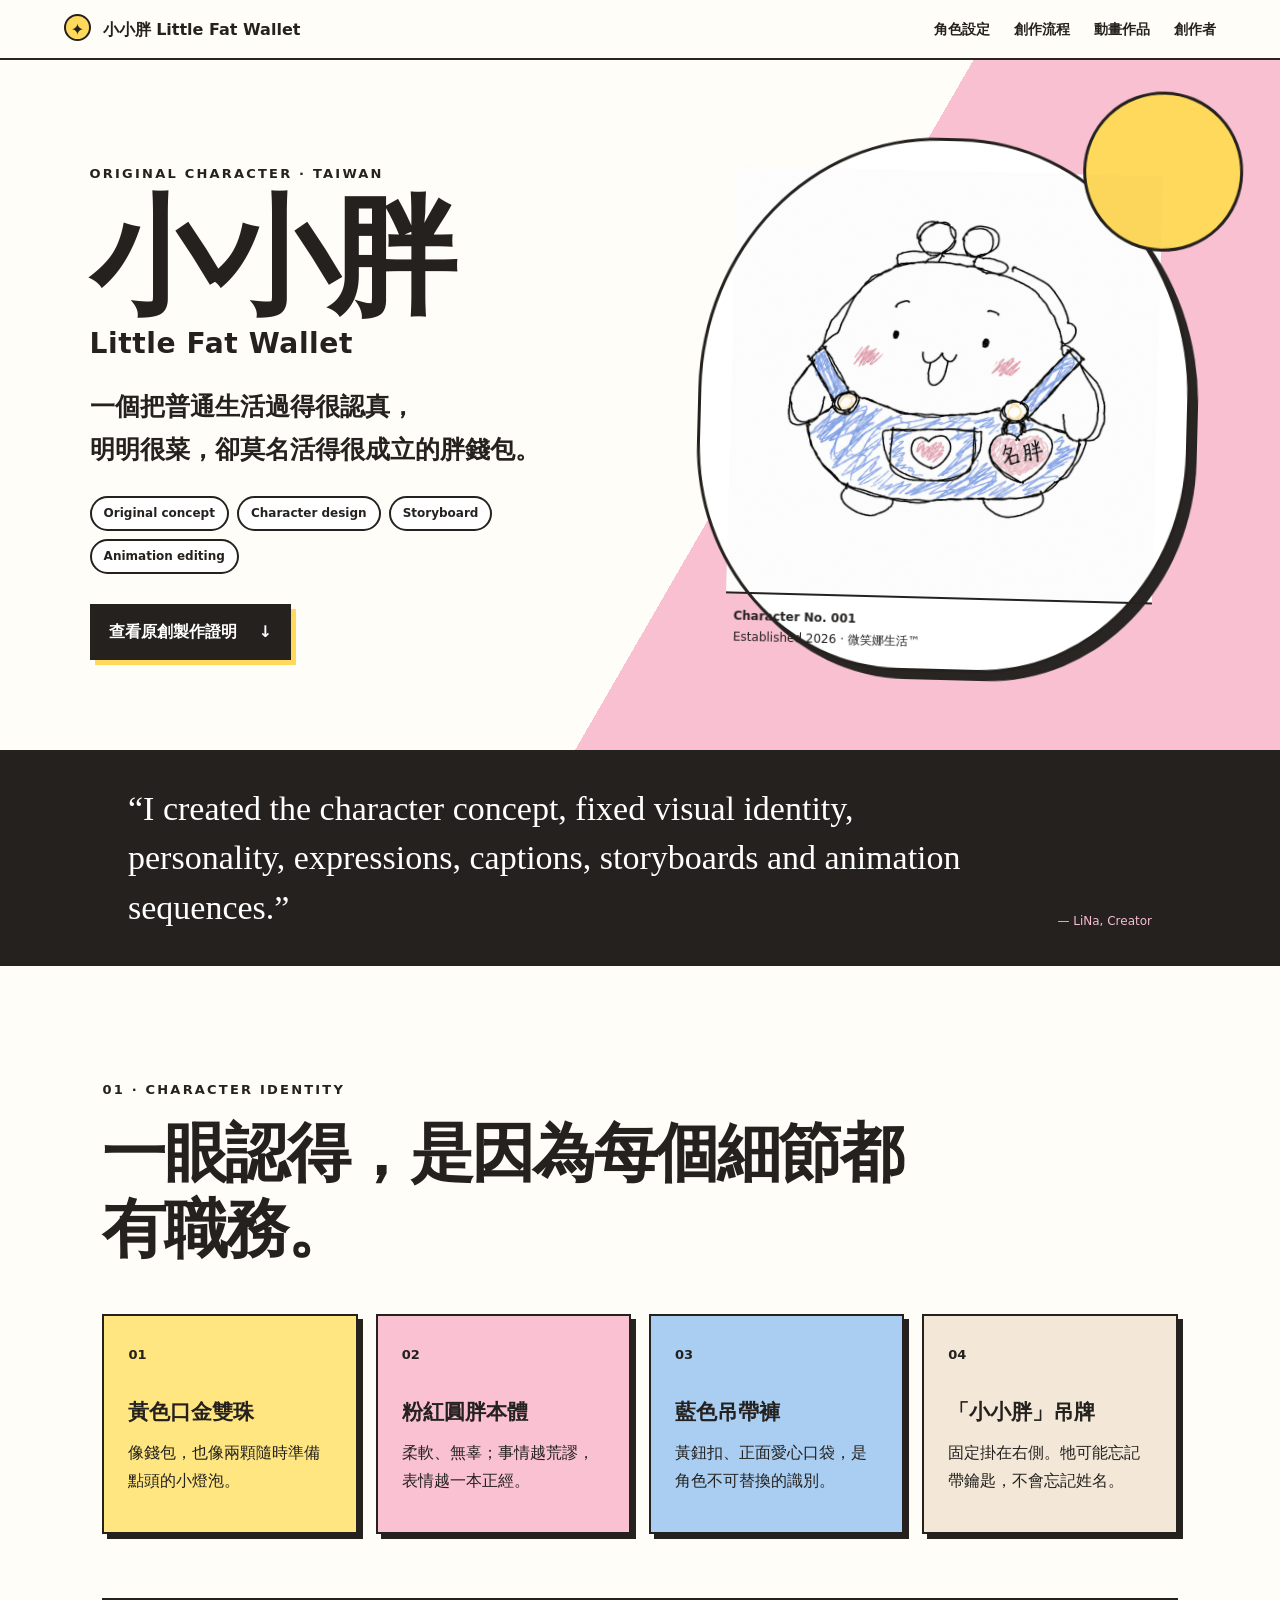
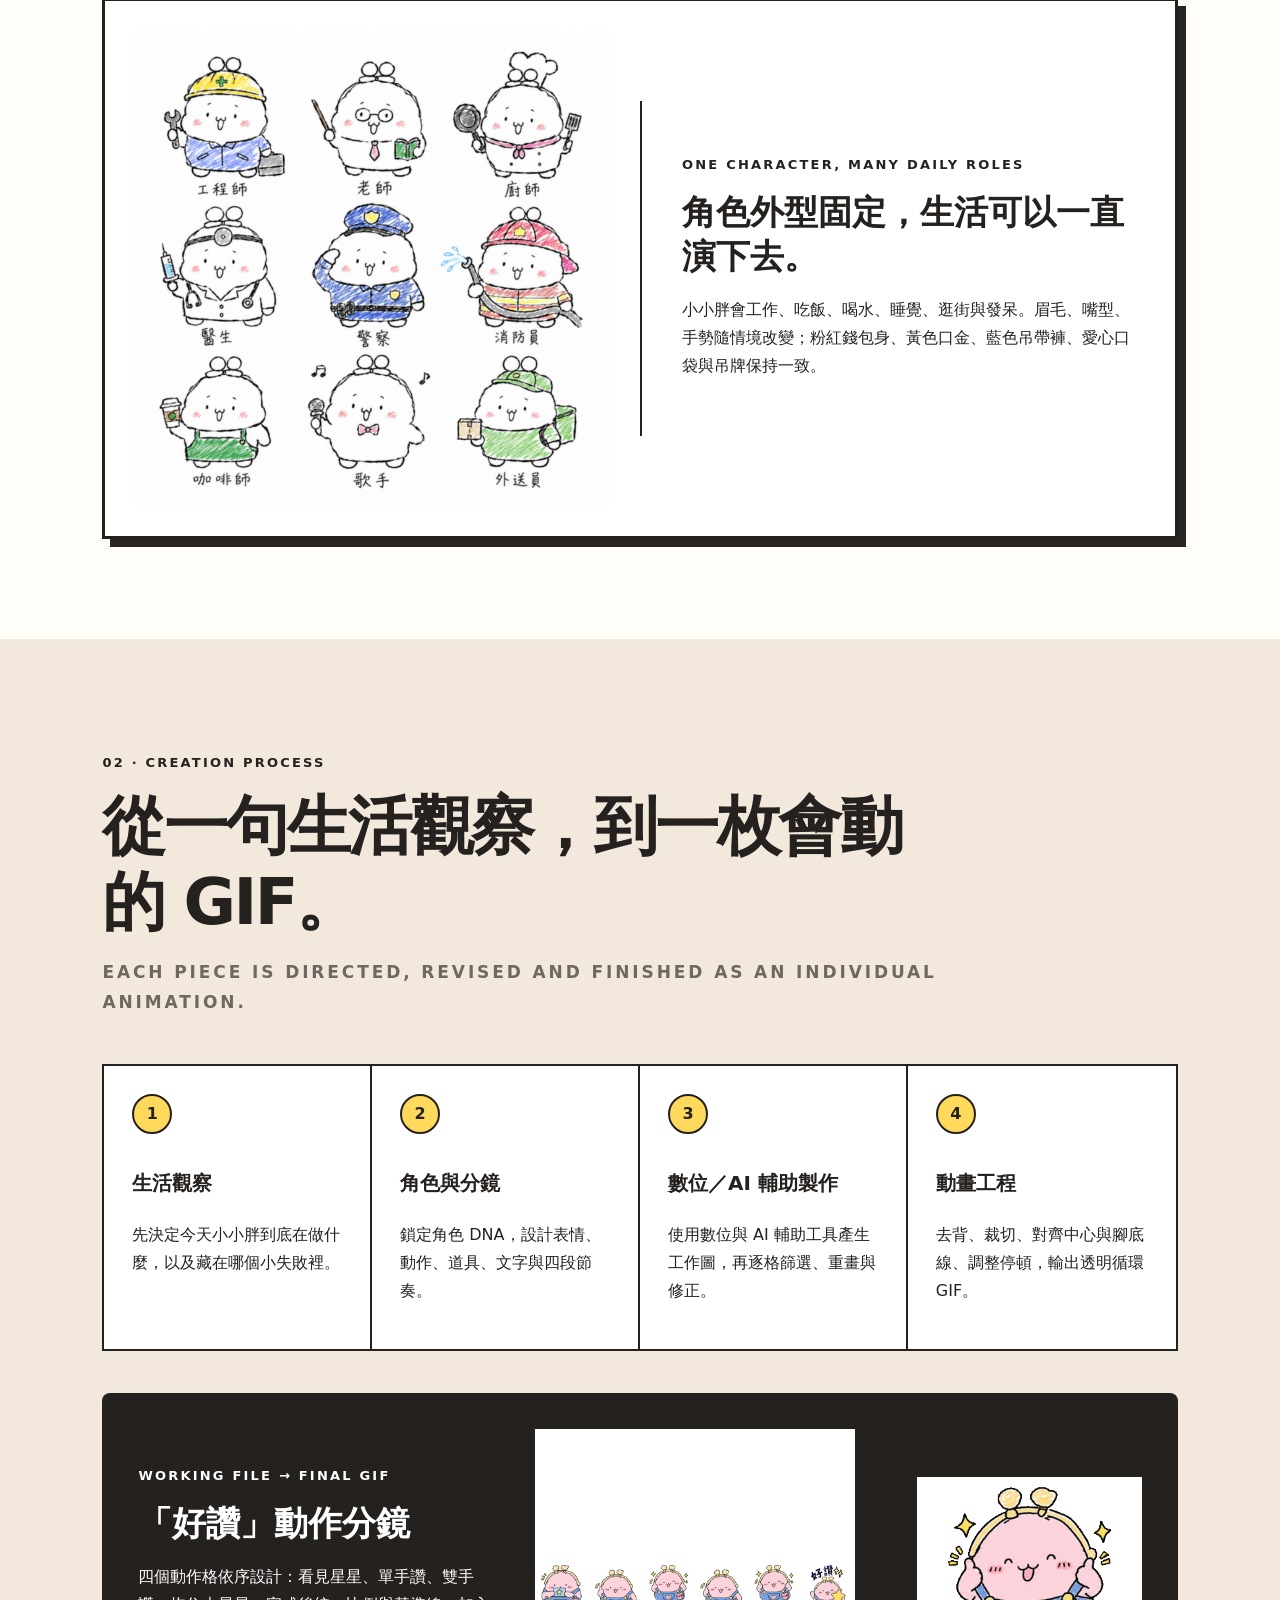
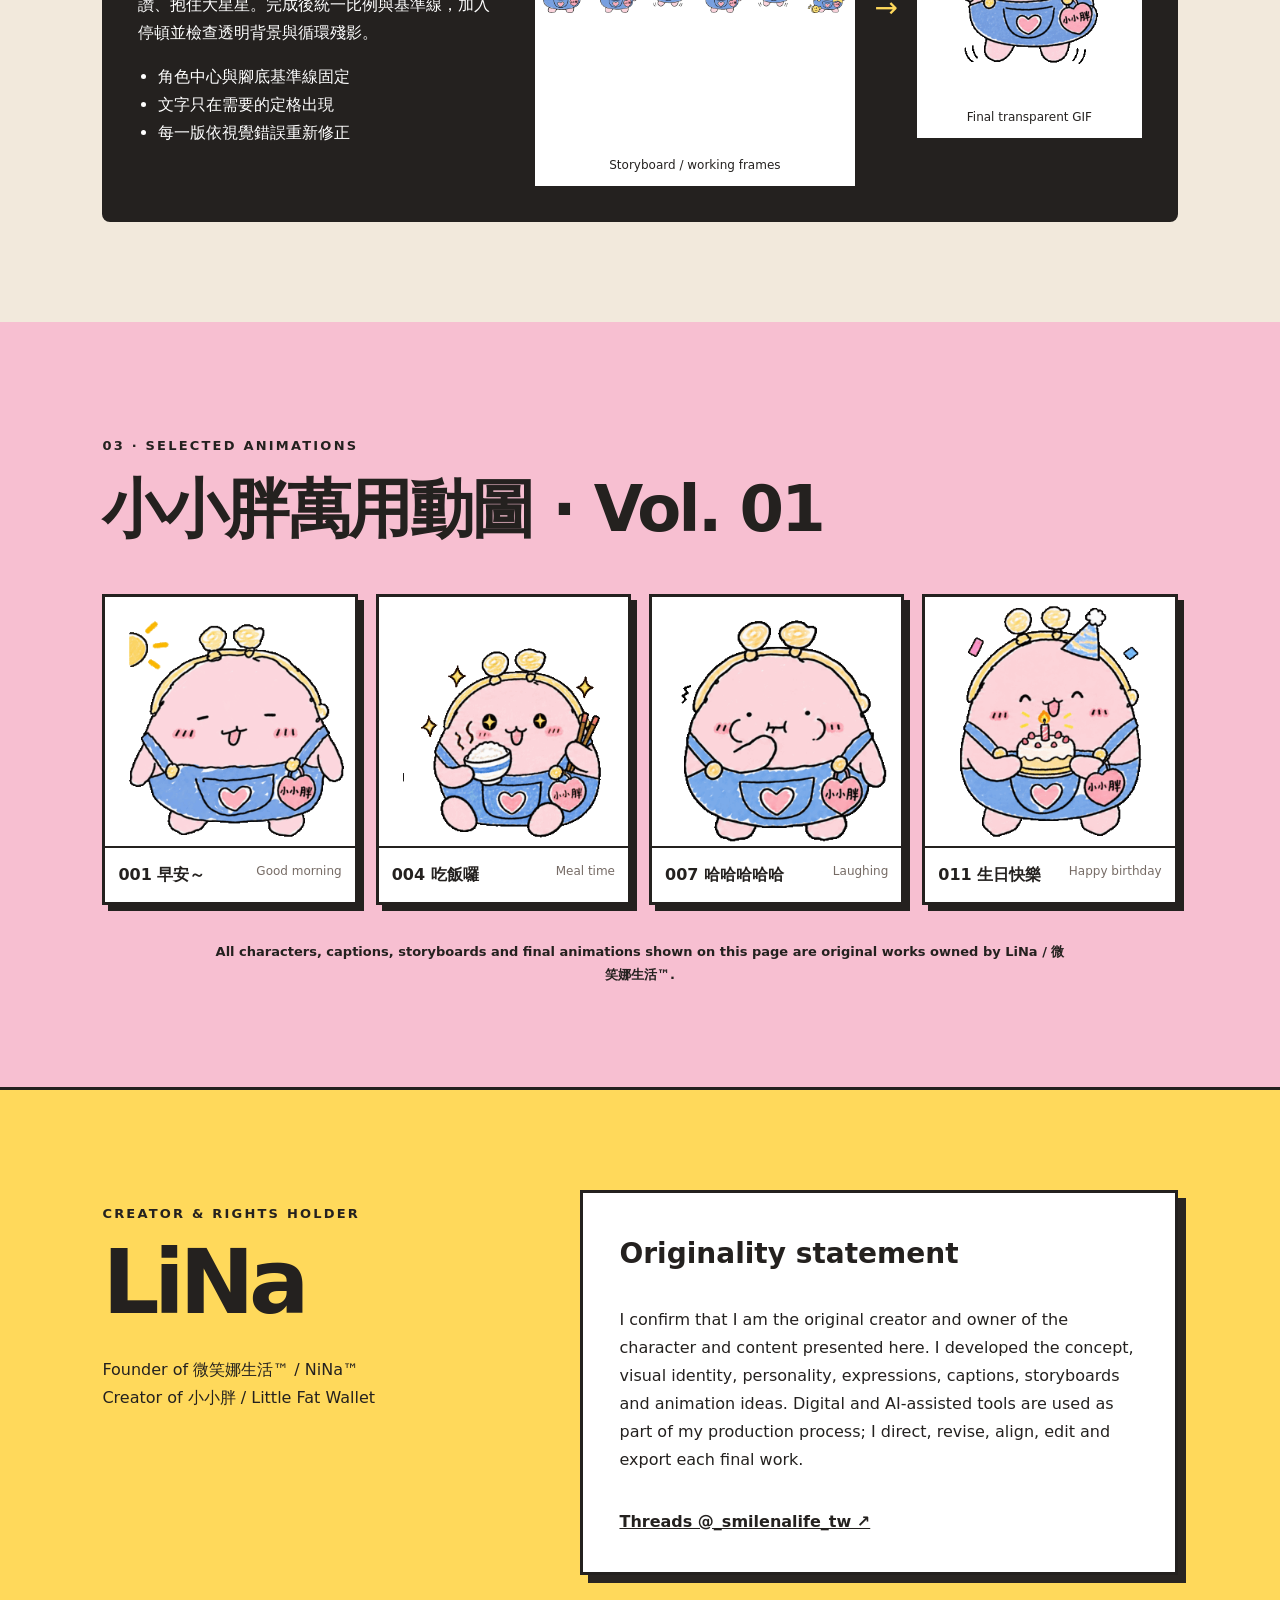
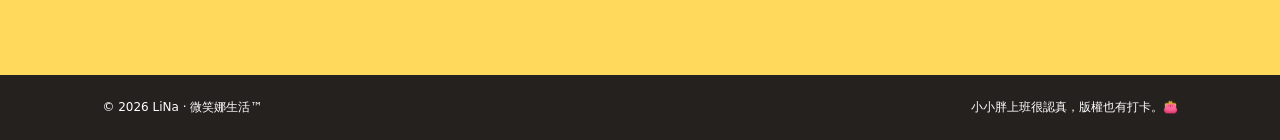
<file: index.html>
<!doctype html>
<html lang="zh-Hant">
<head>
  <meta charset="utf-8">
  <meta name="viewport" content="width=device-width,initial-scale=1">
  <meta name="description" content="小小胖 Little Fat Wallet 原創角色作品集：角色設定、創作流程、工作稿與動畫作品。">
  <title>小小胖｜Original Character Portfolio</title>
  <link rel="stylesheet" href="styles.css">
</head>
<body>
  <header class="topbar">
    <a class="brand" href="#top" aria-label="回到首頁"><span class="coin">✦</span> 小小胖 Little Fat Wallet</a>
    <nav aria-label="頁面導覽">
      <a href="#identity">角色設定</a><a href="#process">創作流程</a><a href="#works">動畫作品</a><a href="#creator">創作者</a>
    </nav>
  </header>

  <main id="top">
    <section class="hero">
      <div class="hero-copy">
        <p class="eyebrow">ORIGINAL CHARACTER · TAIWAN</p>
        <h1>小小胖<br><span>Little Fat Wallet</span></h1>
        <p class="lead">一個把普通生活過得很認真，<br>明明很菜，卻莫名活得很成立的胖錢包。</p>
        <div class="proofline"><span>Original concept</span><span>Character design</span><span>Storyboard</span><span>Animation editing</span></div>
        <a class="primary" href="#process">查看原創製作證明 <span>↓</span></a>
      </div>
      <figure class="hero-art">
        <div class="sun"></div>
        <img src="assets/character-original.png" alt="小小胖原始角色設定：粉紅錢包身體、黃色口金、藍色吊帶褲與愛心口袋">
        <figcaption><b>Character No. 001</b><br>Established 2026 · 微笑娜生活™</figcaption>
      </figure>
    </section>

    <section class="statement" aria-label="角色創作聲明">
      <p>“I created the character concept, fixed visual identity, personality, expressions, captions, storyboards and animation sequences.”</p>
      <span>— LiNa, Creator</span>
    </section>

    <section class="section identity" id="identity">
      <div class="section-head"><p>01 · CHARACTER IDENTITY</p><h2>一眼認得，是因為每個細節都有職務。</h2></div>
      <div class="identity-grid">
        <div class="feature-card yellow"><b>01</b><h3>黃色口金雙珠</h3><p>像錢包，也像兩顆隨時準備點頭的小燈泡。</p></div>
        <div class="feature-card pink"><b>02</b><h3>粉紅圓胖本體</h3><p>柔軟、無辜；事情越荒謬，表情越一本正經。</p></div>
        <div class="feature-card blue"><b>03</b><h3>藍色吊帶褲</h3><p>黃鈕扣、正面愛心口袋，是角色不可替換的識別。</p></div>
        <div class="feature-card cream"><b>04</b><h3>「小小胖」吊牌</h3><p>固定掛在右側。牠可能忘記帶鑰匙，不會忘記姓名。</p></div>
      </div>
      <div class="jobs-panel">
        <img src="assets/character-jobs.png" alt="小小胖扮演工程師、老師、廚師、醫生、警察、消防員、咖啡師、歌手與外送員">
        <div><p class="mini">ONE CHARACTER, MANY DAILY ROLES</p><h3>角色外型固定，生活可以一直演下去。</h3><p>小小胖會工作、吃飯、喝水、睡覺、逛街與發呆。眉毛、嘴型、手勢隨情境改變；粉紅錢包身、黃色口金、藍色吊帶褲、愛心口袋與吊牌保持一致。</p></div>
      </div>
    </section>

    <section class="section process" id="process">
      <div class="section-head"><p>02 · CREATION PROCESS</p><h2>從一句生活觀察，到一枚會動的 GIF。</h2><p class="sub">Each piece is directed, revised and finished as an individual animation.</p></div>
      <div class="steps">
        <article><span>1</span><h3>生活觀察</h3><p>先決定今天小小胖到底在做什麼，以及藏在哪個小失敗裡。</p></article>
        <article><span>2</span><h3>角色與分鏡</h3><p>鎖定角色 DNA，設計表情、動作、道具、文字與四段節奏。</p></article>
        <article><span>3</span><h3>數位／AI 輔助製作</h3><p>使用數位與 AI 輔助工具產生工作圖，再逐格篩選、重畫與修正。</p></article>
        <article><span>4</span><h3>動畫工程</h3><p>去背、裁切、對齊中心與腳底線、調整停頓，輸出透明循環 GIF。</p></article>
      </div>
      <div class="evidence">
        <div class="evidence-copy"><p class="mini">WORKING FILE → FINAL GIF</p><h3>「好讚」動作分鏡</h3><p>四個動作格依序設計：看見星星、單手讚、雙手讚、抱住大星星。完成後統一比例與基準線，加入停頓並檢查透明背景與循環殘影。</p><ul><li>角色中心與腳底基準線固定</li><li>文字只在需要的定格出現</li><li>每一版依視覺錯誤重新修正</li></ul></div>
        <div class="compare"><figure><img src="assets/storyboard-awesome.png" alt="好讚 GIF 的四格工作分鏡"><figcaption>Storyboard / working frames</figcaption></figure><div class="arrow">→</div><figure class="final-gif"><img src="assets/awesome.gif" alt="好讚透明循環 GIF 成品"><figcaption>Final transparent GIF</figcaption></figure></div>
      </div>
    </section>

    <section class="section works" id="works">
      <div class="section-head"><p>03 · SELECTED ANIMATIONS</p><h2>小小胖萬用動圖 · Vol. 01</h2></div>
      <div class="gif-grid">
        <figure><img src="assets/good-morning.gif" alt="小小胖早安動畫"><figcaption><b>001 早安～</b><span>Good morning</span></figcaption></figure>
        <figure><img src="assets/meal-time.gif" alt="小小胖吃飯動畫"><figcaption><b>004 吃飯囉</b><span>Meal time</span></figcaption></figure>
        <figure><img src="assets/laugh.gif" alt="小小胖哈哈大笑動畫"><figcaption><b>007 哈哈哈哈哈</b><span>Laughing</span></figcaption></figure>
        <figure><img src="assets/happy-birthday.gif" alt="小小胖生日快樂動畫"><figcaption><b>011 生日快樂</b><span>Happy birthday</span></figcaption></figure>
      </div>
      <p class="copyright">All characters, captions, storyboards and final animations shown on this page are original works owned by LiNa / 微笑娜生活™.</p>
    </section>

    <section class="section creator" id="creator">
      <div><p class="eyebrow">CREATOR & RIGHTS HOLDER</p><h2>LiNa</h2><p>Founder of 微笑娜生活™ / NiNa™<br>Creator of 小小胖 / Little Fat Wallet</p></div>
      <div class="creator-note"><h3>Originality statement</h3><p>I confirm that I am the original creator and owner of the character and content presented here. I developed the concept, visual identity, personality, expressions, captions, storyboards and animation ideas. Digital and AI-assisted tools are used as part of my production process; I direct, revise, align, edit and export each final work.</p><a href="https://www.threads.com/@_smilenalife_tw" target="_blank" rel="noopener">Threads @_smilenalife_tw ↗</a></div>
    </section>
  </main>
  <footer><span>© 2026 LiNa · 微笑娜生活™</span><span>小小胖上班很認真，版權也有打卡。👛</span></footer>
</body>
</html>
</file>
<file: styles.css>
:root{--ink:#24211f;--pink:#f7b7ca;--pink2:#ff6f9f;--blue:#77aee8;--yellow:#ffd95b;--paper:#fffdf8;--cream:#f5eddf;--line:#292522;--shadow:8px 8px 0 var(--line)}
*{box-sizing:border-box}html{scroll-behavior:smooth}body{margin:0;color:var(--ink);background:var(--paper);font-family:"Noto Sans TC","PingFang TC","Microsoft JhengHei",system-ui,sans-serif;line-height:1.75}img{max-width:100%;display:block}.topbar{position:sticky;top:0;z-index:9;display:flex;justify-content:space-between;align-items:center;padding:14px clamp(20px,5vw,72px);background:rgba(255,253,248,.94);border-bottom:2px solid var(--line);backdrop-filter:blur(10px)}.brand{font-weight:900;color:inherit;text-decoration:none}.coin{display:inline-grid;place-items:center;width:27px;height:27px;border:2px solid;border-radius:50%;background:var(--yellow);margin-right:6px}.topbar nav{display:flex;gap:24px}.topbar nav a{color:inherit;text-decoration:none;font-size:14px;font-weight:700}.hero{min-height:690px;display:grid;grid-template-columns:1.05fr .95fr;align-items:center;gap:5vw;padding:70px clamp(24px,7vw,110px);background:linear-gradient(120deg,#fffdf8 0 58%,#f8c0d1 58% 100%);overflow:hidden}.eyebrow,.mini,.section-head>p{font-size:13px;font-weight:900;letter-spacing:.17em;text-transform:uppercase}.hero h1{font-size:clamp(68px,10vw,142px);line-height:.86;margin:16px 0 30px;letter-spacing:-.07em}.hero h1 span{display:block;font-size:clamp(21px,2.2vw,35px);letter-spacing:.02em;margin-top:20px}.lead{font-size:clamp(18px,2vw,25px);font-weight:650;line-height:1.7}.proofline{display:flex;flex-wrap:wrap;gap:8px;margin:24px 0 30px}.proofline span{border:2px solid;border-radius:999px;padding:5px 12px;background:#fff;font-size:12px;font-weight:800}.primary{display:inline-flex;gap:22px;align-items:center;background:var(--ink);color:#fff;text-decoration:none;padding:14px 19px;font-weight:900;box-shadow:5px 5px 0 var(--yellow)}.hero-art{position:relative;margin:0;background:#fff;border:3px solid;border-radius:48% 48% 42% 42%;padding:30px 30px 12px;box-shadow:var(--shadow);transform:rotate(1.5deg)}.hero-art img{position:relative;z-index:2;mix-blend-mode:multiply}.hero-art figcaption{position:relative;z-index:2;border-top:2px solid;padding:12px 8px 4px;font-size:12px}.sun{position:absolute;width:160px;height:160px;border-radius:50%;background:var(--yellow);right:-50px;top:-55px;border:3px solid}.statement{padding:34px clamp(24px,10vw,160px);background:var(--ink);color:#fff;display:flex;gap:40px;justify-content:space-between;align-items:end}.statement p{font-family:Georgia,serif;font-size:clamp(20px,3vw,34px);line-height:1.45;margin:0;max-width:970px}.statement span{white-space:nowrap;font-size:12px;color:#f6bdcf}.section{padding:100px clamp(24px,8vw,130px)}.section-head{max-width:850px;margin-bottom:46px}.section-head h2{font-size:clamp(34px,5vw,64px);line-height:1.2;letter-spacing:-.04em;margin:8px 0 0}.section-head .sub{font-size:17px;color:#6f6862}.identity-grid{display:grid;grid-template-columns:repeat(4,1fr);gap:18px}.feature-card{border:2px solid;padding:24px;min-height:220px;box-shadow:5px 5px 0 var(--ink)}.feature-card>b{font-size:13px}.feature-card h3{font-size:21px;margin:26px 0 8px}.feature-card p{margin:0}.yellow{background:#ffe680}.pink{background:#f9c1d1}.blue{background:#a9cef2}.cream{background:#f3e8d8}.jobs-panel{margin-top:64px;border:3px solid;display:grid;grid-template-columns:1fr 1fr;align-items:center;background:#fff;box-shadow:var(--shadow)}.jobs-panel img{padding:30px;mix-blend-mode:multiply}.jobs-panel>div{padding:40px;border-left:2px solid}.jobs-panel h3,.evidence h3{font-size:34px;line-height:1.3;margin:6px 0 18px}.process{background:#f2e9dc}.steps{display:grid;grid-template-columns:repeat(4,1fr);border:2px solid;background:#fff}.steps article{padding:28px;min-height:250px;border-right:2px solid}.steps article:last-child{border:0}.steps span{display:grid;place-items:center;width:40px;height:40px;background:var(--yellow);border:2px solid;border-radius:50%;font-weight:900}.steps h3{font-size:20px;margin-top:32px}.evidence{margin-top:42px;display:grid;grid-template-columns:.75fr 1.25fr;gap:32px;align-items:center;background:var(--ink);color:#fff;padding:36px;border-radius:8px}.evidence-copy ul{padding-left:20px}.compare{display:grid;grid-template-columns:1fr 38px .7fr;align-items:center;gap:12px}.compare figure{margin:0;background:#fff;color:var(--ink);border:2px solid #fff}.compare img{width:100%;aspect-ratio:1/1;object-fit:contain;background:#fff}.compare figcaption{font-size:12px;padding:8px;text-align:center}.arrow{text-align:center;font-size:28px;color:var(--yellow)}.works{background:#f7bfd1}.gif-grid{display:grid;grid-template-columns:repeat(4,1fr);gap:18px}.gif-grid figure{margin:0;background:#fff;border:3px solid;box-shadow:6px 6px 0 var(--ink)}.gif-grid img{width:100%;aspect-ratio:1/1;object-fit:contain}.gif-grid figcaption{display:flex;justify-content:space-between;gap:10px;border-top:2px solid;padding:13px}.gif-grid figcaption span{font-size:12px;color:#766b65}.copyright{margin:36px auto 0;max-width:850px;text-align:center;font-size:13px;font-weight:700}.creator{display:grid;grid-template-columns:.8fr 1.2fr;gap:80px;background:var(--yellow);border-top:3px solid}.creator h2{font-size:clamp(50px,7vw,94px);line-height:1;margin:10px 0 28px;letter-spacing:-.06em}.creator h2 span{font-size:25px;letter-spacing:0}.creator-note{background:#fff;border:3px solid;padding:36px;box-shadow:var(--shadow)}.creator-note h3{font-size:28px;margin-top:0}.creator-note a{display:inline-block;margin-top:18px;color:inherit;font-weight:900}footer{display:flex;justify-content:space-between;gap:30px;padding:22px clamp(24px,8vw,130px);background:var(--ink);color:#fff;font-size:12px}
@media(max-width:900px){.topbar nav{display:none}.hero{grid-template-columns:1fr;background:linear-gradient(165deg,#fffdf8 0 62%,#f8c0d1 62%)}.hero-art{max-width:560px}.statement{display:block}.statement span{display:block;margin-top:20px}.identity-grid,.steps,.gif-grid{grid-template-columns:1fr 1fr}.jobs-panel,.creator,.evidence{grid-template-columns:1fr}.jobs-panel>div{border-left:0;border-top:2px solid}.steps article:nth-child(2){border-right:0}.steps article{border-bottom:2px solid}.compare{grid-template-columns:1fr}.arrow{transform:rotate(90deg)}}
@media(max-width:560px){.hero{padding-top:42px;min-height:auto}.hero h1{font-size:65px}.section{padding:74px 20px}.identity-grid,.steps,.gif-grid{grid-template-columns:1fr}.steps article{border-right:0}.statement{padding:28px 20px}.jobs-panel>div,.evidence{padding:24px}.creator{gap:30px}.creator-note{padding:24px}footer{display:block}.topbar{padding:12px 16px}}
@media(prefers-reduced-motion:reduce){html{scroll-behavior:auto}}
</file>
